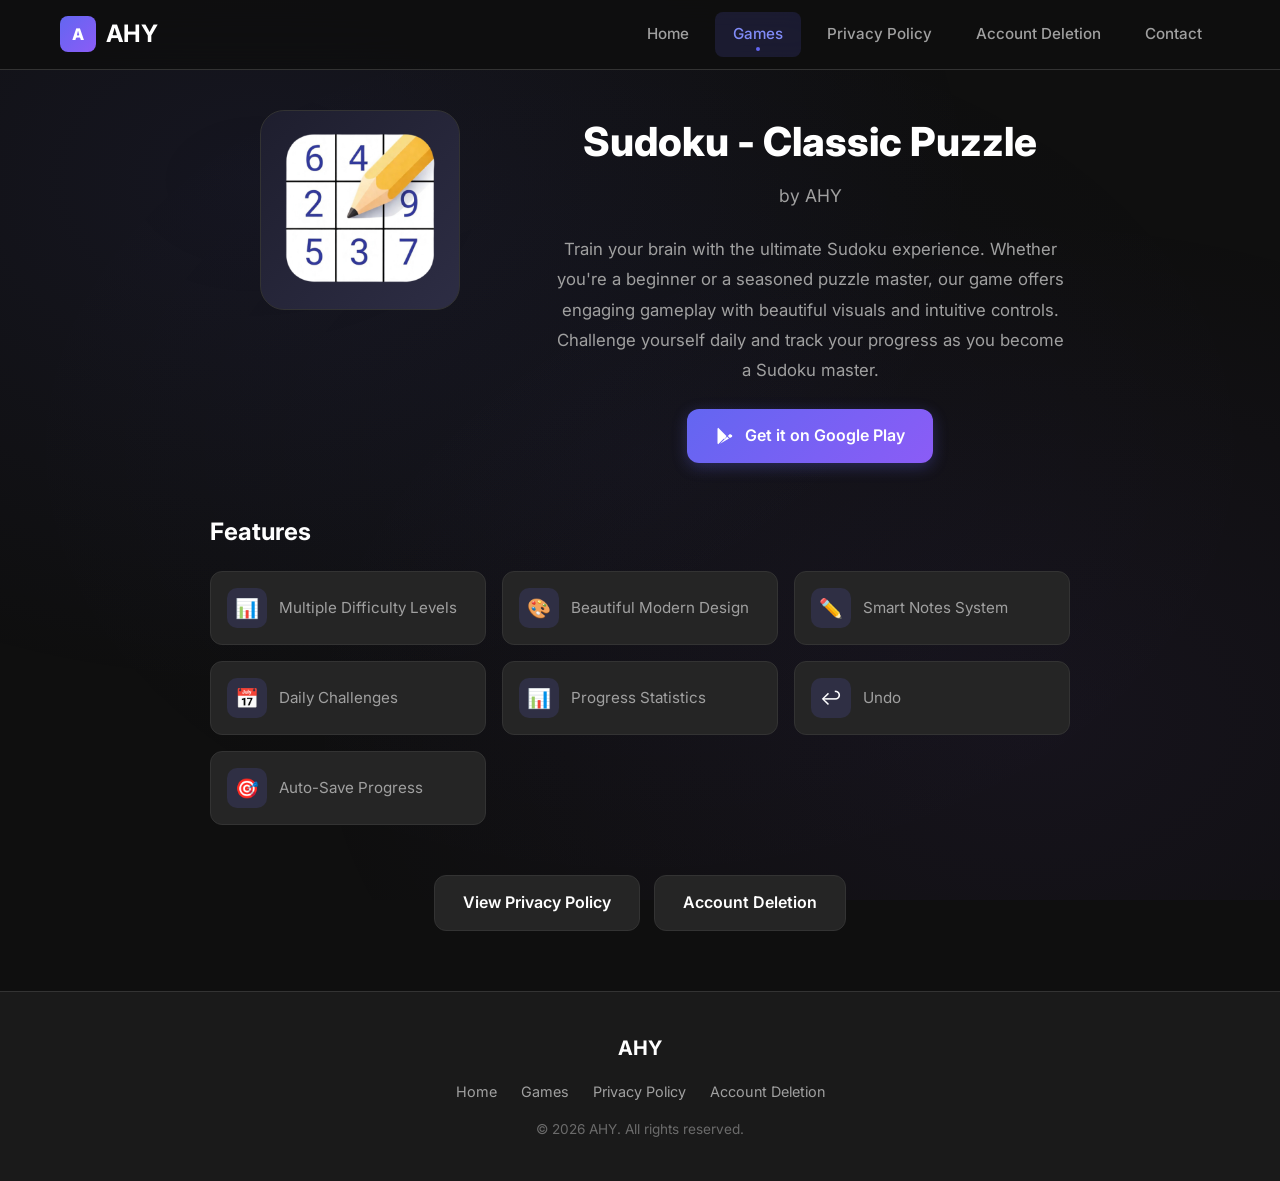
<file: games/sudoku/index.html>
<!DOCTYPE html>
<html lang="en">
<head>
    <meta charset="UTF-8">
    <meta name="viewport" content="width=device-width, initial-scale=1.0">
    <title>Sudoku - Classic Puzzle - AHY</title>
    <meta name="description" content="Download Sudoku - Classic Puzzle by AHY. Train your brain with the ultimate Sudoku experience on Google Play.">
    <link rel="stylesheet" href="../../css/styles.css">
    <link rel="preconnect" href="https://fonts.googleapis.com">
    <link rel="preconnect" href="https://fonts.gstatic.com" crossorigin>
    <link href="https://fonts.googleapis.com/css2?family=Inter:wght@400;500;600;700;800&display=swap" rel="stylesheet">
    <style>
        .game-icon-large {
            width: 100%;
            max-width: 200px;
            aspect-ratio: 1;
            border-radius: 24px;
            display: flex;
            align-items: center;
            justify-content: center;
            border: 1px solid var(--border-color);
            margin: 0 auto 24px;
            overflow: hidden;
            padding: 20px;
            background: linear-gradient(135deg, #1e1e2e 0%, #2d2d44 100%);
        }
        .game-icon-large img {
            max-width: 100%;
            max-height: 100%;
            object-fit: contain;
        }
    </style>
</head>
<body>
    <header>
        <div class="container nav-container">
            <a href="../../index.html" class="logo">
                <span class="logo-icon">A</span>
                AHY
            </a>
            <button class="mobile-menu-btn" onclick="toggleMenu()">☰</button>
            <nav id="mainNav">
                <a href="../../index.html">Home</a>
                <a href="../index.html" class="active">Games</a>
                <a href="privacy-policy.html">Privacy Policy</a>
                <a href="account-deletion.html">Account Deletion</a>
                <a href="../../index.html#contact">Contact</a>
            </nav>
        </div>
    </header>

    <main>
        <div class="game-detail">
            <div class="game-hero">
                <div class="game-icon-large">
                    <img src="../../images/icon.png" alt="Sudoku - Classic Puzzle">
                </div>
                <div class="game-info" style="text-align: center; max-width: 700px; margin: 0 auto;">
                    <h1>Sudoku - Classic Puzzle</h1>
                    <p class="game-developer">by AHY</p>
                    <p class="game-description">
                        Train your brain with the ultimate Sudoku experience. Whether you're a beginner or a seasoned 
                        puzzle master, our game offers engaging gameplay with beautiful visuals and intuitive controls.
                        Challenge yourself daily and track your progress as you become a Sudoku master.
                    </p>
                    <a href="https://play.google.com/store/apps/details?id=com.AHY.sudokugame" target="_blank" class="btn btn-primary">
                        <svg width="20" height="20" viewBox="0 0 24 24" fill="currentColor">
                            <path d="M3 20.5v-17c0-.59.34-1.11.84-1.35L13.69 12l-9.85 9.85c-.5-.24-.84-.76-.84-1.35zm13.81-5.38L6.05 21.34l8.49-8.49 2.27 2.27zm3.35-4.31c.34.27.59.69.59 1.19s-.22.9-.57 1.18l-2.29 1.32-2.5-2.5 2.5-2.5 2.27 1.31zm-6.43 2.21l-2.5 2.5-2.27-1.31c-.34-.27-.57-.69-.57-1.18s.22-.9.57-1.18l2.27-1.32 2.5 2.5z"/>
                        </svg>
                        Get it on Google Play
                    </a>
                </div>
            </div>

            <div class="features">
                <h2>Features</h2>
                <div class="features-list">
                    <div class="feature-item">
                        <div class="feature-icon">📊</div>
                        <span class="feature-text">Multiple Difficulty Levels</span>
                    </div>
                    <div class="feature-item">
                        <div class="feature-icon">🎨</div>
                        <span class="feature-text">Beautiful Modern Design</span>
                    </div>
                    <div class="feature-item">
                        <div class="feature-icon">✏️</div>
                        <span class="feature-text">Smart Notes System</span>
                    </div>
                    <div class="feature-item">
                        <div class="feature-icon">📅</div>
                        <span class="feature-text">Daily Challenges</span>
                    </div>
                    <div class="feature-item">
                        <div class="feature-icon">📊</div>
                        <span class="feature-text">Progress Statistics</span>
                    </div>
                    <div class="feature-item">
                        <div class="feature-icon">↩️</div>
                        <span class="feature-text">Undo</span>
                    </div>
                    <div class="feature-item">
                        <div class="feature-icon">🎯</div>
                        <span class="feature-text">Auto-Save Progress</span>
                    </div>
                </div>
            </div>

            <div style="text-align: center; margin-top: 50px;">
                <a href="privacy-policy.html" class="btn btn-secondary" style="margin-right: 10px;">
                    View Privacy Policy
                </a>
                <a href="account-deletion.html" class="btn btn-secondary">
                    Account Deletion
                </a>
            </div>

            <!-- Website Notification -->
            <div id="websiteNotification" class="notification hidden">
                <div class="notification-content">
                    <span class="notification-text">
                        If you enjoyed our games, consider supporting our work! Every contribution helps us create more amazing puzzle games.
                    </span>
                    <div class="notification-actions">
                        <a href="https://ko-fi.com/aronemet" target="_blank" class="btn btn-primary btn-sm">Support Us</a>
                        <button onclick="hideNotification()" class="btn btn-secondary btn-sm">Maybe Later</button>
                    </div>
                </div>
            </div>
        </div>
    </main>

    <footer>
        <div class="container footer-content">
            <div class="footer-logo">AHY</div>
            <div class="footer-links">
                <a href="../../index.html">Home</a>
                <a href="../index.html">Games</a>
                <a href="privacy-policy.html">Privacy Policy</a>
                <a href="account-deletion.html">Account Deletion</a>
            </div>
            <p class="footer-copyright">© 2026 AHY. All rights reserved.</p>
        </div>
    </footer>

    <script>
        function toggleMenu() {
            document.getElementById('mainNav').classList.toggle('active');
        }

        // Website notification logic
        function showNotification() {
            const notification = document.getElementById('websiteNotification');
            const hasSeen = localStorage.getItem('hasSeenNotification');
            
            // Show notification randomly (30% chance) or if not seen before
            if (!hasSeen || Math.random() < 0.3) {
                setTimeout(() => {
                    notification.classList.remove('hidden');
                }, 3000); // Show after 3 seconds
            }
        }

        function hideNotification() {
            const notification = document.getElementById('websiteNotification');
            notification.classList.add('hidden');
            localStorage.setItem('hasSeenNotification', 'true');
        }

        // Show notification on page load
        document.addEventListener('DOMContentLoaded', showNotification);
    </script>
</body>
</html>
</file>
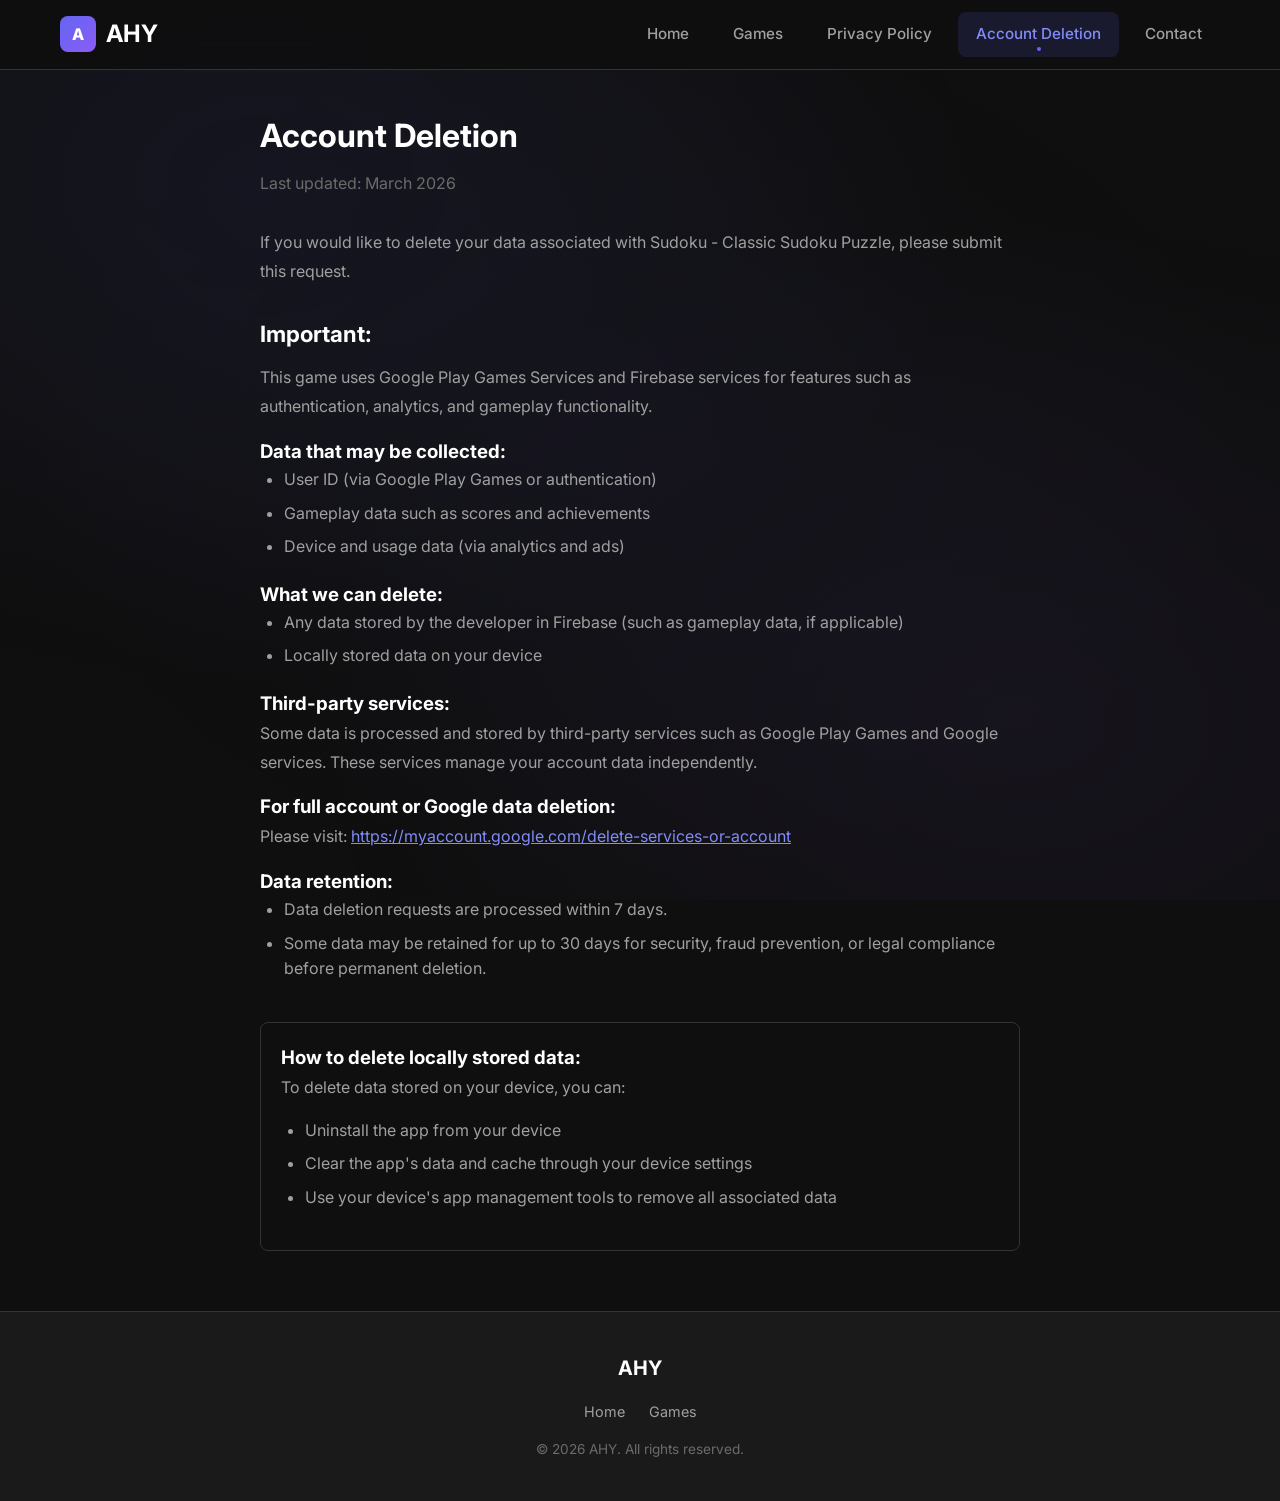
<file: games/sudoku/account-deletion.html>
<!DOCTYPE html>
<html lang="en">
<head>
    <meta charset="UTF-8">
    <meta name="viewport" content="width=device-width, initial-scale=1.0">
    <title>Account Deletion - Sudoku - Classic Puzzle - AHY</title>
    <meta name="description" content="Account Deletion for Sudoku - Classic Puzzle by AHY">
    <link rel="stylesheet" href="../../css/styles.css">
    <link rel="preconnect" href="https://fonts.googleapis.com">
    <link rel="preconnect" href="https://fonts.gstatic.com" crossorigin>
    <link href="https://fonts.googleapis.com/css2?family=Inter:wght@400;500;600;700;800&display=swap" rel="stylesheet">
</head>
<body>
    <header>
        <div class="container nav-container">
            <a href="../../index.html" class="logo">
                <span class="logo-icon">A</span>
                AHY
            </a>
            <button class="mobile-menu-btn" onclick="toggleMenu()">☰</button>
            <nav id="mainNav">
                <a href="../../index.html">Home</a>
                <a href="../index.html">Games</a>
                <a href="privacy-policy.html">Privacy Policy</a>
                <a href="account-deletion.html" class="active">Account Deletion</a>
                <a href="../../index.html#contact">Contact</a>
            </nav>
        </div>
    </header>

    <main>
        <div class="privacy-content">
            <h1>Account Deletion</h1>
            <p style="color: var(--text-muted); margin-bottom: 30px;">Last updated: March 2026</p>

            <p>
                If you would like to delete your data associated with Sudoku - Classic Sudoku Puzzle, please submit this request.
            </p>

            <h2>Important:</h2>
            <p>
                This game uses Google Play Games Services and Firebase services for features such as authentication, analytics, and gameplay functionality.
            </p>

            <h3>Data that may be collected:</h3>
            <ul>
                <li>User ID (via Google Play Games or authentication)</li>
                <li>Gameplay data such as scores and achievements</li>
                <li>Device and usage data (via analytics and ads)</li>
            </ul>

            <h3>What we can delete:</h3>
            <ul>
                <li>Any data stored by the developer in Firebase (such as gameplay data, if applicable)</li>
                <li>Locally stored data on your device</li>
            </ul>

            <h3>Third-party services:</h3>
            <p>
                Some data is processed and stored by third-party services such as Google Play Games and Google services.
                These services manage your account data independently.
            </p>

            <h3>For full account or Google data deletion:</h3>
            <p>
                Please visit:
                <a href="https://myaccount.google.com/delete-services-or-account" target="_blank" style="color: var(--accent-hover);">https://myaccount.google.com/delete-services-or-account</a>
            </p>

            <h3>Data retention:</h3>
            <ul>
                <li>Data deletion requests are processed within 7 days.</li>
                <li>Some data may be retained for up to 30 days for security, fraud prevention, or legal compliance before permanent deletion.</li>
            </ul>

            <div style="margin-top: 40px; padding: 20px; background: var(--card-bg); border-radius: 8px; border: 1px solid var(--border-color);">
                <h3 style="margin-top: 0;">How to delete locally stored data:</h3>
                <p>
                    To delete data stored on your device, you can:
                </p>
                <ul>
                    <li>Uninstall the app from your device</li>
                    <li>Clear the app's data and cache through your device settings</li>
                    <li>Use your device's app management tools to remove all associated data</li>
                </ul>
            </div>
        </div>
    </main>

    <footer>
        <div class="container footer-content">
            <div class="footer-logo">AHY</div>
            <div class="footer-links">
                <a href="../../index.html">Home</a>
                <a href="../index.html">Games</a>
            </div>
            <p class="footer-copyright">© 2026 AHY. All rights reserved.</p>
        </div>
    </footer>

    <script>
        function toggleMenu() {
            document.getElementById('mainNav').classList.toggle('active');
        }
    </script>
</body>
</html>
</file>
<file: css/styles.css>
/* AHY - Modern Developer Website Styles */

:root {
    /* Color Palette */
    --bg-primary: #0f0f0f;
    --bg-secondary: #1a1a1a;
    --bg-card: #252525;
    --bg-card-hover: #2d2d2d;
    --text-primary: #ffffff;
    --text-secondary: #a0a0a0;
    --text-muted: #6b6b6b;
    --accent: #6366f1;
    --accent-hover: #818cf8;
    --accent-gradient: linear-gradient(135deg, #6366f1 0%, #8b5cf6 100%);
    --border-color: #333333;
    --shadow: 0 4px 20px rgba(0, 0, 0, 0.3);
    --shadow-hover: 0 8px 30px rgba(99, 102, 241, 0.15);
    
    /* Spacing */
    --container-width: 1200px;
    --header-height: 70px;
}

* {
    margin: 0;
    padding: 0;
    box-sizing: border-box;
}

html {
    scroll-behavior: smooth;
}

body {
    font-family: 'Inter', -apple-system, BlinkMacSystemFont, 'Segoe UI', Roboto, sans-serif;
    background-color: var(--bg-primary);
    color: var(--text-primary);
    line-height: 1.6;
    min-height: 100vh;
}

/* Background Pattern */
body::before {
    content: '';
    position: fixed;
    top: 0;
    left: 0;
    width: 100%;
    height: 100%;
    background: 
        radial-gradient(ellipse at 20% 20%, rgba(99, 102, 241, 0.08) 0%, transparent 50%),
        radial-gradient(ellipse at 80% 80%, rgba(139, 92, 246, 0.06) 0%, transparent 50%),
        radial-gradient(ellipse at 50% 50%, rgba(99, 102, 241, 0.03) 0%, transparent 70%);
    pointer-events: none;
    z-index: -1;
}

/* Container */
.container {
    max-width: var(--container-width);
    margin: 0 auto;
    padding: 0 20px;
}

/* Header & Navigation */
header {
    position: fixed;
    top: 0;
    left: 0;
    right: 0;
    height: var(--header-height);
    background: rgba(15, 15, 15, 0.85);
    backdrop-filter: blur(20px);
    border-bottom: 1px solid var(--border-color);
    z-index: 1000;
}

.nav-container {
    display: flex;
    justify-content: space-between;
    align-items: center;
    height: 100%;
}

.logo {
    font-size: 1.5rem;
    font-weight: 700;
    color: var(--text-primary);
    text-decoration: none;
    display: flex;
    align-items: center;
    gap: 10px;
}

.logo-icon {
    width: 36px;
    height: 36px;
    background: var(--accent-gradient);
    border-radius: 8px;
    display: flex;
    align-items: center;
    justify-content: center;
    font-weight: 800;
    font-size: 1rem;
}

nav {
    display: flex;
    gap: 8px;
}

nav a {
    color: var(--text-secondary);
    text-decoration: none;
    padding: 10px 18px;
    border-radius: 8px;
    font-weight: 500;
    font-size: 0.95rem;
    transition: all 0.3s ease;
    position: relative;
}

nav a:hover {
    color: var(--text-primary);
    background: rgba(99, 102, 241, 0.1);
}

nav a.active {
    color: var(--accent-hover);
    background: rgba(99, 102, 241, 0.15);
}

nav a.active::after {
    content: '';
    position: absolute;
    bottom: 6px;
    left: 50%;
    transform: translateX(-50%);
    width: 4px;
    height: 4px;
    background: var(--accent);
    border-radius: 50%;
}

/* Mobile Navigation */
.mobile-menu-btn {
    display: none;
    background: none;
    border: none;
    color: var(--text-primary);
    font-size: 1.5rem;
    cursor: pointer;
    padding: 8px;
}

/* Main Content */
main {
    padding-top: calc(var(--header-height) + 40px);
    padding-bottom: 60px;
    min-height: calc(100vh - var(--header-height));
}

/* Hero Section */
.hero {
    text-align: center;
    padding: 60px 20px;
}

.hero-title {
    font-size: 3.5rem;
    font-weight: 800;
    margin-bottom: 20px;
    background: var(--accent-gradient);
    -webkit-background-clip: text;
    -webkit-text-fill-color: transparent;
    background-clip: text;
    letter-spacing: -0.02em;
}

.hero-subtitle {
    font-size: 1.25rem;
    color: var(--text-secondary);
    max-width: 600px;
    margin: 0 auto 40px;
}

/* Button Styles */
.btn {
    display: inline-flex;
    align-items: center;
    gap: 10px;
    padding: 14px 28px;
    border-radius: 12px;
    font-weight: 600;
    font-size: 1rem;
    text-decoration: none;
    transition: all 0.3s ease;
    border: none;
    cursor: pointer;
}

.btn-primary {
    background: var(--accent-gradient);
    color: white;
    box-shadow: 0 4px 15px rgba(99, 102, 241, 0.3);
}

.btn-primary:hover {
    transform: translateY(-2px);
    box-shadow: 0 6px 25px rgba(99, 102, 241, 0.4);
}

.btn-secondary {
    background: var(--bg-card);
    color: var(--text-primary);
    border: 1px solid var(--border-color);
}

.btn-secondary:hover {
    background: var(--bg-card-hover);
    border-color: var(--accent);
}

/* Games Grid */
.games-grid {
    display: grid;
    grid-template-columns: repeat(auto-fill, minmax(320px, 1fr));
    gap: 24px;
    margin-top: 40px;
}

/* Game Card */
.game-card {
    background: var(--bg-card);
    border-radius: 16px;
    overflow: hidden;
    border: 1px solid var(--border-color);
    transition: all 0.4s ease;
    text-decoration: none;
    display: block;
}

.game-card:hover {
    transform: translateY(-8px);
    box-shadow: var(--shadow-hover);
    border-color: var(--accent);
}

.game-card-image {
    width: 100%;
    height: 200px;
    background: linear-gradient(135deg, #1e1e2e 0%, #2d2d44 100%);
    display: flex;
    align-items: center;
    justify-content: center;
    font-size: 4rem;
}

.game-card-content {
    padding: 24px;
}

.game-card-title {
    font-size: 1.25rem;
    font-weight: 700;
    color: var(--text-primary);
    margin-bottom: 8px;
}

.game-card-description {
    color: var(--text-secondary);
    font-size: 0.9rem;
    margin-bottom: 16px;
}

.game-card-meta {
    display: flex;
    gap: 12px;
    flex-wrap: wrap;
}

.tag {
    background: rgba(99, 102, 241, 0.15);
    color: var(--accent-hover);
    padding: 4px 12px;
    border-radius: 20px;
    font-size: 0.75rem;
    font-weight: 600;
}

/* Page Headers */
.page-header {
    text-align: center;
    padding: 40px 20px;
}

.page-title {
    font-size: 2.5rem;
    font-weight: 700;
    margin-bottom: 12px;
    color: var(--text-primary);
}

.page-description {
    color: var(--text-secondary);
    font-size: 1.1rem;
    max-width: 600px;
    margin: 0 auto;
}

/* Game Detail Page */
.game-detail {
    max-width: 900px;
    margin: 0 auto;
    padding: 0 20px;
}

.game-hero {
    display: grid;
    grid-template-columns: 300px 1fr;
    gap: 40px;
    margin-bottom: 50px;
    align-items: start;
}

.game-icon-large {
    width: 100%;
    aspect-ratio: 1;
    background: linear-gradient(135deg, #1e1e2e 0%, #2d2d44 100%);
    border-radius: 24px;
    display: flex;
    align-items: center;
    justify-content: center;
    font-size: 6rem;
    border: 1px solid var(--border-color);
}

.game-info h1 {
    font-size: 2.5rem;
    font-weight: 800;
    margin-bottom: 8px;
}

.game-developer {
    color: var(--text-secondary);
    font-size: 1.1rem;
    margin-bottom: 24px;
}

.game-description {
    color: var(--text-secondary);
    font-size: 1.05rem;
    line-height: 1.8;
    margin-bottom: 24px;
}

/* Features List */
.features {
    margin: 40px 0;
}

.features h2 {
    font-size: 1.5rem;
    margin-bottom: 20px;
    color: var(--text-primary);
}

.features-list {
    display: grid;
    grid-template-columns: repeat(auto-fit, minmax(250px, 1fr));
    gap: 16px;
}

.feature-item {
    display: flex;
    align-items: center;
    gap: 12px;
    padding: 16px;
    background: var(--bg-card);
    border-radius: 12px;
    border: 1px solid var(--border-color);
}

.feature-icon {
    width: 40px;
    height: 40px;
    background: rgba(99, 102, 241, 0.15);
    border-radius: 10px;
    display: flex;
    align-items: center;
    justify-content: center;
    font-size: 1.2rem;
    flex-shrink: 0;
}

.feature-text {
    color: var(--text-secondary);
    font-size: 0.95rem;
}

/* Screenshots Section */
.screenshots {
    margin: 50px 0;
}

.screenshots h2 {
    font-size: 1.5rem;
    margin-bottom: 20px;
    color: var(--text-primary);
}

.screenshots-grid {
    display: grid;
    grid-template-columns: repeat(auto-fill, minmax(200px, 1fr));
    gap: 16px;
}

.screenshot {
    aspect-ratio: 9/16;
    background: linear-gradient(135deg, #1e1e2e 0%, #2d2d44 100%);
    border-radius: 12px;
    border: 1px solid var(--border-color);
    display: flex;
    align-items: center;
    justify-content: center;
    font-size: 3rem;
    color: var(--text-muted);
    transition: all 0.3s ease;
}

.screenshot:hover {
    border-color: var(--accent);
    transform: scale(1.02);
}

/* Privacy Policy Page */
.privacy-content {
    max-width: 800px;
    margin: 0 auto;
    padding: 0 20px;
}

.privacy-content h1 {
    font-size: 2rem;
    margin-bottom: 8px;
}

.privacy-content h2 {
    font-size: 1.4rem;
    margin-top: 30px;
    margin-bottom: 12px;
    color: var(--text-primary);
}

.privacy-content p {
    color: var(--text-secondary);
    margin-bottom: 16px;
    line-height: 1.8;
}

.privacy-content ul {
    margin-bottom: 20px;
    padding-left: 24px;
}

.privacy-content li {
    color: var(--text-secondary);
    margin-bottom: 8px;
    line-height: 1.6;
}

/* Footer */
footer {
    background: var(--bg-secondary);
    border-top: 1px solid var(--border-color);
    padding: 40px 20px;
    text-align: center;
    margin-top: auto;
}

.footer-content {
    display: flex;
    flex-direction: column;
    align-items: center;
    gap: 16px;
}

.footer-logo {
    font-size: 1.25rem;
    font-weight: 700;
    color: var(--text-primary);
}

.footer-links {
    display: flex;
    gap: 24px;
    flex-wrap: wrap;
    justify-content: center;
}

.footer-links a {
    color: var(--text-secondary);
    text-decoration: none;
    font-size: 0.9rem;
    transition: color 0.3s ease;
}

.footer-links a:hover {
    color: var(--accent-hover);
}

.footer-copyright {
    color: var(--text-muted);
    font-size: 0.85rem;
}

/* Contact Section */
.contact-section {
    max-width: 600px;
    margin: 0 auto;
    padding: 40px 20px;
}

.contact-form {
    background: var(--bg-card);
    padding: 32px;
    border-radius: 16px;
    border: 1px solid var(--border-color);
}

.form-group {
    margin-bottom: 20px;
}

.form-group label {
    display: block;
    color: var(--text-primary);
    margin-bottom: 8px;
    font-weight: 500;
}

.form-group input,
.form-group textarea {
    width: 100%;
    padding: 14px 16px;
    background: var(--bg-secondary);
    border: 1px solid var(--border-color);
    border-radius: 10px;
    color: var(--text-primary);
    font-size: 1rem;
    font-family: inherit;
    transition: border-color 0.3s ease;
}

.form-group input:focus,
.form-group textarea:focus {
    outline: none;
    border-color: var(--accent);
}

.form-group textarea {
    min-height: 150px;
    resize: vertical;
}

/* Responsive Design */
@media (max-width: 768px) {
    .hero-title {
        font-size: 2.5rem;
    }
    
    .hero-subtitle {
        font-size: 1rem;
    }
    
    .nav-container {
        position: relative;
    }
    
    nav {
        position: absolute;
        top: 100%;
        left: 0;
        right: 0;
        background: var(--bg-secondary);
        border-bottom: 1px solid var(--border-color);
        flex-direction: column;
        padding: 16px;
        gap: 4px;
        display: none;
    }
    
    nav.active {
        display: flex;
    }
    
    nav a {
        padding: 12px 16px;
    }
    
    .mobile-menu-btn {
        display: block;
    }
    
    .game-hero {
        grid-template-columns: 1fr;
        text-align: center;
    }
    
    .game-icon-large {
        max-width: 200px;
        margin: 0 auto;
    }
    
    .game-info h1 {
        font-size: 2rem;
    }
    
    .page-title {
        font-size: 2rem;
    }
    
    .games-grid {
        grid-template-columns: 1fr;
    }
    
    .features-list {
        grid-template-columns: 1fr;
    }
}

@media (max-width: 480px) {
    .container {
        padding: 0 16px;
    }
    
    .hero {
        padding: 40px 16px;
    }
    
    .hero-title {
        font-size: 2rem;
    }
    
    .btn {
        width: 100%;
        justify-content: center;
    }
}

/* Donation Button */
.donate-btn {
    display: inline-flex;
    align-items: center;
    gap: 8px;
    padding: 10px 16px;
    background: linear-gradient(135deg, #ff6b6b 0%, #ee5a24 100%);
    color: white;
    text-decoration: none;
    border-radius: 12px;
    font-weight: 600;
    font-size: 0.9rem;
    transition: all 0.3s ease;
    box-shadow: 0 4px 15px rgba(255, 107, 107, 0.3);
    border: 1px solid rgba(255, 107, 107, 0.3);
}

.donate-btn:hover {
    transform: translateY(-2px);
    box-shadow: 0 6px 25px rgba(255, 107, 107, 0.4);
    background: linear-gradient(135deg, #ff7f7f 0%, #ff7043 100%);
}

.btn-donate {
    background: linear-gradient(135deg, #ff6b6b 0%, #ee5a24 100%);
    color: white;
    box-shadow: 0 4px 15px rgba(255, 107, 107, 0.3);
    border: 1px solid rgba(255, 107, 107, 0.3);
}

.btn-donate:hover {
    transform: translateY(-2px);
    box-shadow: 0 6px 25px rgba(255, 107, 107, 0.4);
    background: linear-gradient(135deg, #ff7f7f 0%, #ff7043 100%);
}

.footer-donate {
    display: inline-flex;
    align-items: center;
    gap: 6px;
    background: linear-gradient(135deg, #ff6b6b 0%, #ee5a24 100%);
    color: white;
    text-decoration: none;
    padding: 8px 12px;
    border-radius: 8px;
    font-size: 0.85rem;
    font-weight: 600;
    transition: all 0.3s ease;
}

.footer-donate:hover {
    transform: translateY(-1px);
    box-shadow: 0 4px 15px rgba(255, 107, 107, 0.3);
    background: linear-gradient(135deg, #ff7f7f 0%, #ff7043 100%);
}

/* Website Notification */
.notification {
    position: fixed;
    bottom: 20px;
    right: 20px;
    background: var(--bg-card);
    border: 1px solid var(--border-color);
    border-radius: 16px;
    padding: 20px;
    box-shadow: var(--shadow);
    z-index: 1000;
    max-width: 350px;
    transform: translateX(120%);
    transition: transform 0.4s cubic-bezier(0.175, 0.885, 0.32, 1.275);
    backdrop-filter: blur(10px);
}

.notification:not(.hidden) {
    transform: translateX(0);
}

.notification-content {
    display: flex;
    flex-direction: column;
    gap: 16px;
}

.notification-text {
    color: var(--text-secondary);
    font-size: 0.9rem;
    line-height: 1.5;
}

.notification-actions {
    display: flex;
    gap: 10px;
}

.btn-sm {
    padding: 8px 16px;
    font-size: 0.85rem;
    border-radius: 8px;
}

.hidden {
    display: none !important;
}

/* Contact Notification */
.contact-notification {
    position: fixed;
    top: 20px;
    right: 20px;
    background: linear-gradient(135deg, #10b981 0%, #065f46 100%);
    border: 1px solid rgba(16, 185, 129, 0.3);
    border-radius: 16px;
    padding: 16px 20px;
    box-shadow: 0 8px 30px rgba(16, 185, 129, 0.3);
    z-index: 1001;
    max-width: 400px;
    transform: translateX(120%);
    transition: transform 0.4s cubic-bezier(0.175, 0.885, 0.32, 1.275);
    backdrop-filter: blur(10px);
}

.contact-notification:not(.hidden) {
    transform: translateX(0);
}

.contact-notification .notification-content {
    display: flex;
    align-items: center;
    gap: 12px;
}

.contact-notification .notification-icon {
    font-size: 1.5rem;
    filter: drop-shadow(0 2px 4px rgba(0,0,0,0.3));
}

.contact-notification .notification-text {
    color: white;
    font-size: 0.9rem;
    line-height: 1.4;
    margin: 0;
}

.contact-notification .notification-text strong {
    color: #d1fae5;
    display: block;
    margin-bottom: 4px;
}

.contact-notification .close-btn {
    background: none;
    border: none;
    color: white;
    font-size: 1.5rem;
    cursor: pointer;
    padding: 0;
    width: 24px;
    height: 24px;
    display: flex;
    align-items: center;
    justify-content: center;
    border-radius: 50%;
    transition: background 0.2s ease;
}

.contact-notification .close-btn:hover {
    background: rgba(255, 255, 255, 0.1);
}

/* Responsive for contact notification */
@media (max-width: 768px) {
    .contact-notification {
        top: 10px;
        right: 10px;
        left: 10px;
        max-width: none;
        transform: translateY(-120%);
    }
    
    .contact-notification:not(.hidden) {
        transform: translateY(0);
    }
    
    .contact-notification .notification-content {
        flex-direction: column;
        align-items: flex-start;
        text-align: left;
    }
    
    .contact-notification .notification-icon {
        align-self: flex-start;
    }
}

/* Responsive for notification */
@media (max-width: 768px) {
    .notification {
        bottom: 10px;
        right: 10px;
        left: 10px;
        max-width: none;
        transform: translateY(120%);
    }
    
    .notification:not(.hidden) {
        transform: translateY(0);
    }
    
    .notification-actions {
        flex-direction: column;
    }
    
    .btn-sm {
        width: 100%;
    }
}

/* Animations */
@keyframes fadeInUp {
    from {
        opacity: 0;
        transform: translateY(20px);
    }
    to {
        opacity: 1;
        transform: translateY(0);
    }
}

.hero, .page-header, .game-card, .feature-item {
    animation: fadeInUp 0.6s ease forwards;
}

.game-card:nth-child(1) { animation-delay: 0.1s; }
.game-card:nth-child(2) { animation-delay: 0.2s; }
.game-card:nth-child(3) { animation-delay: 0.3s; }
.game-card:nth-child(4) { animation-delay: 0.4s; }
</file>
